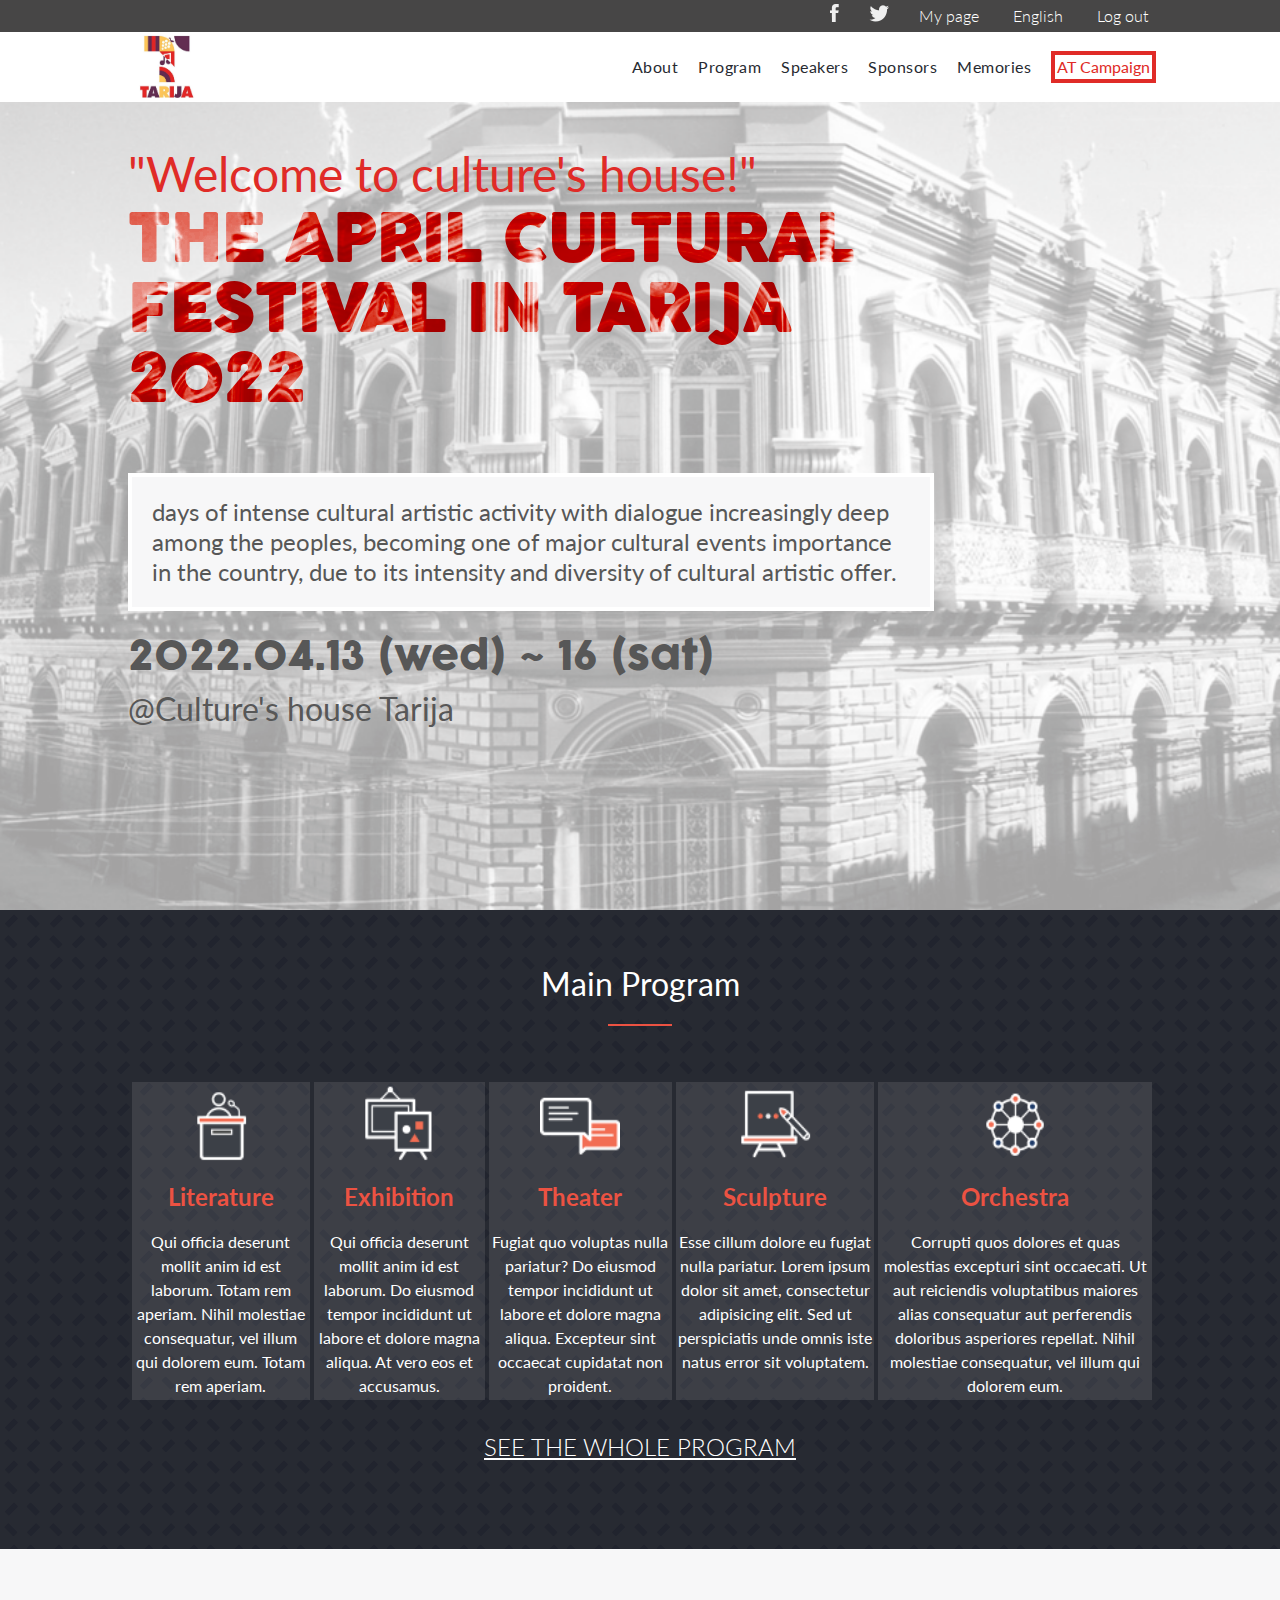
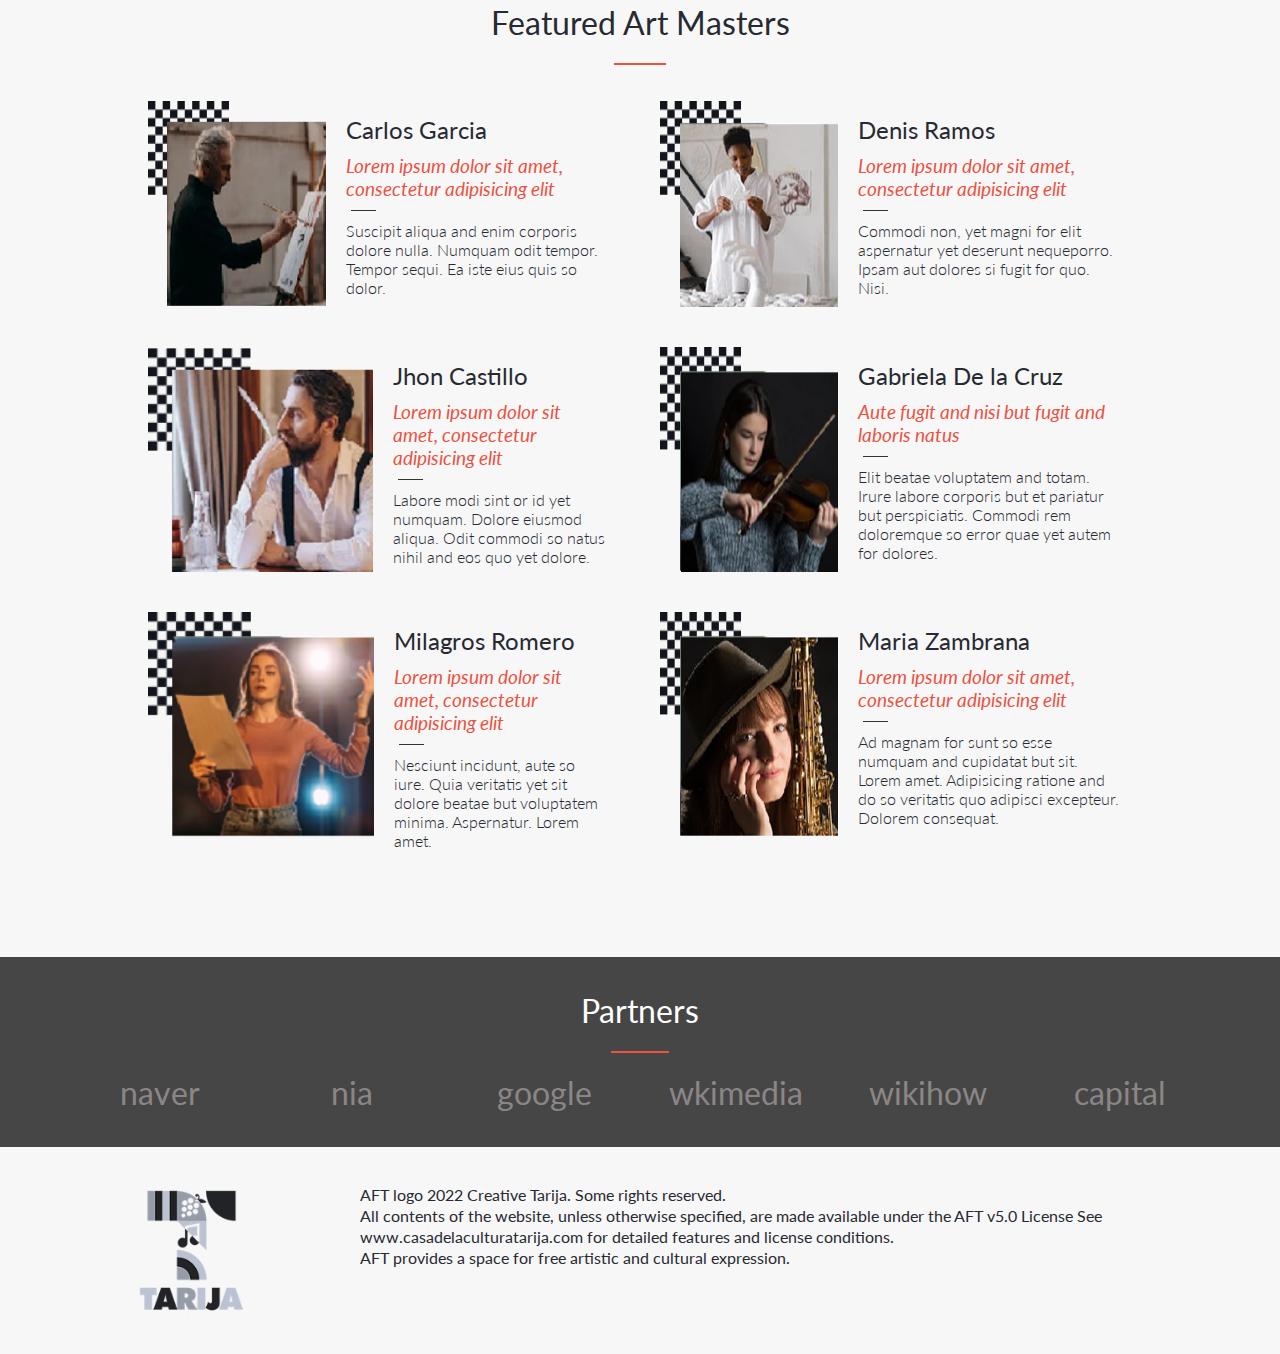
<file: index.html>
<!DOCTYPE html>
<html lang="zxx">
<head>
    <meta charset="UTF-8">
    <meta http-equiv="X-UA-Compatible" content="IE=edge">
    <meta name="viewport" content="width=device-width, initial-scale=1.0">
    <link rel="stylesheet" href="style.css"/>
    <link rel="preconnect" href="https://fonts.googleapis.com">
    <link rel="preconnect" href="https://fonts.gstatic.com" crossorigin>
    <link href="https://fonts.googleapis.com/css2?family=Lato:ital,wght@0,300;0,400;0,700;1,400;1,700&display=swap" rel="stylesheet">
    <link rel="icon" href="./img/favicon.ico" type="image/x-icon">
    <title>The April cultural festival in Tarija</title>
</head>
<body>
    <header>
        <div class="mediabar"><a href="https://www.facebook.com/" target="_blank" rel="noreferrer noopener" aria-label="this is an external link (opens in a new tab)"><img src="./img/facebook.png" alt="facebook"></a><a href="https://twitter.com" target="_blank" rel="noreferrer noopener" aria-label="this is an external link (opens in a new tab)"><img src="./img/twitter.png" alt="twitter"></a><a href=" https://alondra87.github.io/Portfolio1/" target="_blank" rel="noreferrer noopener" aria-label="this is an external link (opens in a new tab)">My page </a><a href=""> English </a><a href="https://www.google.com/" target="_blank" rel="noreferrer noopener" aria-label="this is an external link (opens in a new tab)"> Log out </a></div>
        <nav class="navbar">
            <div class="link_logo">
            <a href="#"><img src="./img/logo.jpg" alt="logo" class="logo"></a></div>
            <ul class="nav-menu">
                <li class="nav-item">
                    <a href="about.html" class="nav-link">About</a> 
                </li>
                <li class="nav-item">
                    <a href="#program" class="nav-link">Program</a> 
                </li>
                <li class="nav-item">
                    <a href="#speakers" class="nav-link">Speakers</a> 
                </li>
                <li class="nav-item">
                    <a href="#sponsor" class="nav-link">Sponsors</a> 
                </li>
                <li class="nav-item">
                    <a href="https://alondra87.github.io/Capstone/about.html#memories" class="nav-link">Memories</a> 
                </li>
                <li class="nav-item">
                    <a href="https://www.casadelaculturatarija.com/" class="nav-linkAT">AT&nbsp;Campaign</a> 
                </li>
            </ul>
            <div class="hamburger">
                <span class="bar"></span>
                <span class="bar"></span>
                <span class="bar"></span>
            </div>  
        </nav>
    </header>
    <div class="imagen_bg">
    <section class="home" id="home">
           <p>
                "Welcome to culture's house!"
            </p>
            <h1 class="presentation1">
               THE APRIL CULTURAL<br>
               FESTIVAL IN TARIJA<br>
               2022 
            </h1>
            <p class="description">days of intense
                cultural artistic activity with dialogue
                increasingly
                deep among the peoples, becoming one of
                major cultural events
                importance in the country, due to its intensity
                and diversity of cultural artistic offer.</p>
            <p class="date">2022.04.13 (wed) ~ 16 (sat)</p>
            <p class="description2">@Culture's house Tarija</p>   
    </section>
    </div>
  <section class="program" id="program">
      <h2>Main Program</h2>
      <div class="red-line"></div>
      <div class="programs">
      <article>
        <img src="./img/program_icon_01.png" alt="program1">
        <h3>Literature</h3>
        <p>Qui officia deserunt mollit anim id est laborum. Totam rem aperiam. Nihil molestiae consequatur, vel illum qui dolorem eum. 
            Totam rem aperiam.</p>
        </article>
      <article>  
        <img src="./img/program_icon_02.png" alt="program2">       
        <h3>Exhibition</h3>
        <p>Qui officia deserunt mollit anim id est laborum. Do eiusmod tempor incididunt ut labore et dolore magna aliqua. 
            At vero eos et accusamus.</p>
      </article>
      <article>
        <img src="./img/program_icon_03.png" alt="program3">
        <h3>Theater</h3>
        <p>Fugiat quo voluptas nulla pariatur? Do eiusmod tempor incididunt ut labore et dolore magna aliqua. 
            Excepteur sint occaecat cupidatat non proident.</p>
      </article>
      <article>
        <img src="./img/program_icon_04.png" alt="program4">
          <h3>Sculpture</h3>
          <p>Esse cillum dolore eu fugiat nulla pariatur. Lorem ipsum dolor sit amet, consectetur adipisicing elit.
               Sed ut perspiciatis unde omnis iste natus error sit voluptatem.</p>
      </article>
      <article>
        <img src="./img/program_icon_05.png" alt="program5">
          <h3>Orchestra</h3>
          <p>Corrupti quos dolores et quas molestias excepturi sint occaecati. Ut aut reiciendis voluptatibus maiores alias consequatur aut perferendis doloribus asperiores repellat.
               Nihil molestiae consequatur, vel illum qui dolorem eum.</p>
      </article>
    </div>
      <a href="#">SEE THE WHOLE PROGRAM</a>
      <button type="submit">Join ACF Tarija 2022</button>
  </section>
  <section class="featured" id="speakers">
       <h2>Featured Art Masters</h2><div class="red-line"></div>
       <div class="art" id="speaker"></div>
  </section>
<section class="partners" id="sponsor">
<h2>Partners</h2><div class="red-line"></div>
<ul> 
    <li>naver</li>
    <li>nia</li>
    <li>google</li>
    <li>wkimedia</li>
    <li>wikihow</li>
    <li>capital</li>
</ul>
</section>
 <footer class="footer_home">
    <img src="./img/logo_tarija.png" alt="logo">
    <p>AFT logo 2022 Creative Tarija. Some rights reserved.
        <br>
        All contents of the website, unless otherwise specified, are made available under the AFT v5.0 License
        See www.casadelaculturatarija.com for detailed features and license conditions.
        <br>
        AFT provides a space for free artistic and cultural expression.</p>
</footer>
    <script src="script.js"></script>
</body>
</html>
</file>
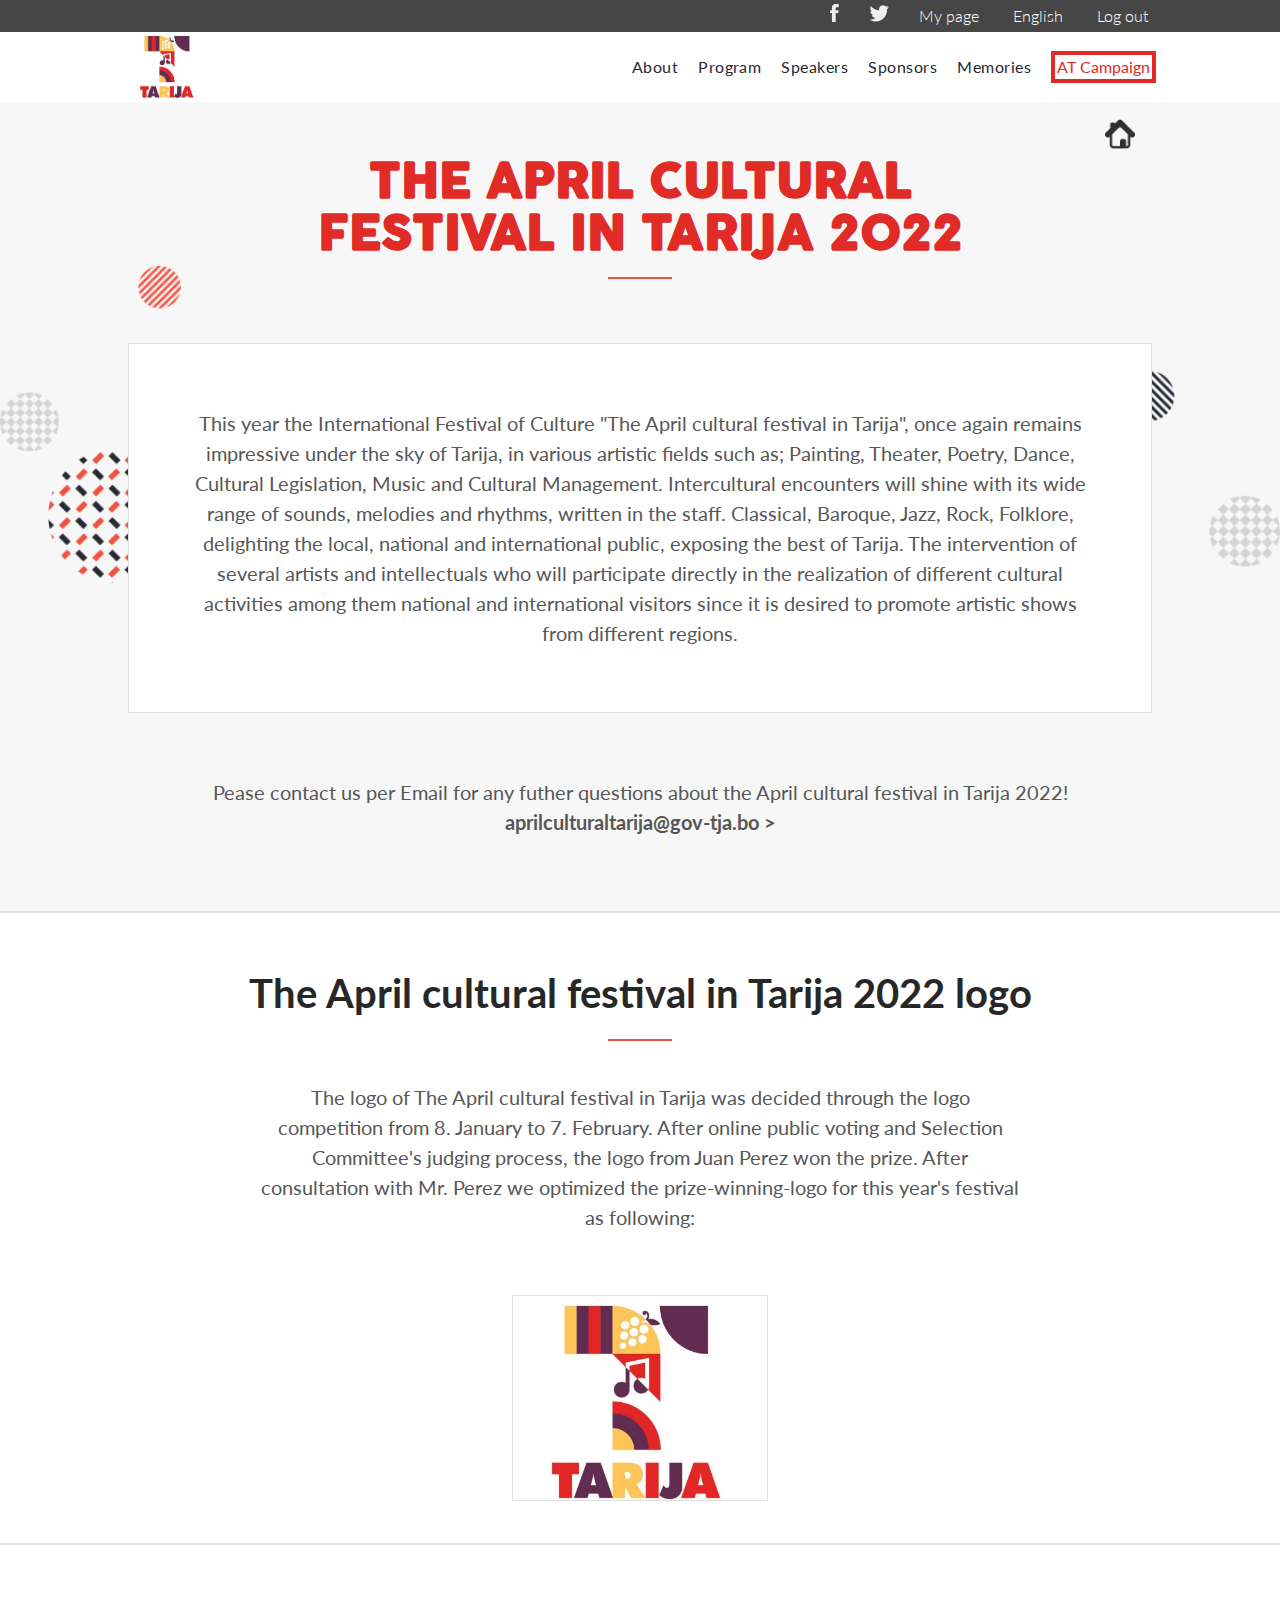
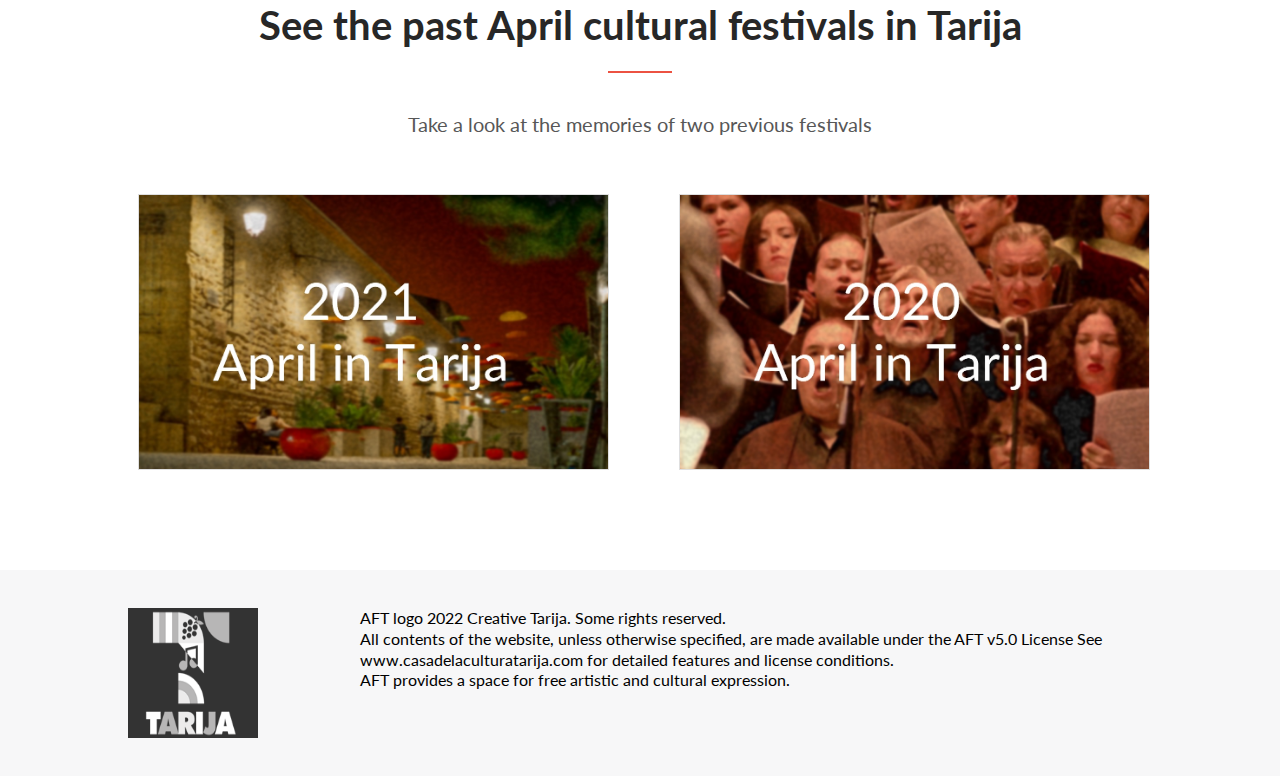
<file: about.html>
<!DOCTYPE html>
<html lang="en">

<head>
    <meta charset="UTF-8">
    <meta http-equiv="X-UA-Compatible" content="IE=edge">
    <meta name="viewport" content="width=device-width, initial-scale=1.0">
    <link rel="stylesheet" href="style.css" />
    <link rel="preconnect" href="https://fonts.googleapis.com">
    <link rel="preconnect" href="https://fonts.gstatic.com" crossorigin>
    <link href="https://fonts.googleapis.com/css2?family=Lato:ital,wght@0,300;0,400;0,700;1,400;1,700&display=swap"
        rel="stylesheet">
    <link rel="icon" href="./img/favicon.ico" type="image/x-icon">
    <title>The April cultural festival in Tarija</title>
</head>

<body>
    <header>
        <div class="mediabar"><a href="https://www.facebook.com/" target="_blank" rel="noreferrer noopener"
                aria-label="this is an external link (opens in a new tab)"><img src="./img/facebook.png"
                    alt="facebook"></a><a href="https://twitter.com" target="_blank" rel="noreferrer noopener"
                aria-label="this is an external link (opens in a new tab)"><img src="./img/twitter.png"
                    alt="twitter"></a><a href=" https://alondra87.github.io/Portfolio1/" target="_blank"
                rel="noreferrer noopener" aria-label="this is an external link (opens in a new tab)">My page </a><a
                href=""> English </a><a href="https://www.google.com/" target="_blank" rel="noreferrer noopener"
                aria-label="this is an external link (opens in a new tab)"> Log out </a></div>
        <nav class="navbar">
            <div class="link_logo">
                <a href="#"><img src="./img/logo.jpg" alt="logo" class="logo"></a>
            </div>
            <ul class="nav-menu">
                <li class="nav-item">
                    <a href="about.html" class="nav-link">About</a>
                </li>
                <li class="nav-item">
                    <a href="https://alondra87.github.io/Capstone/index.html#program" class="nav-link">Program</a>
                </li>
                <li class="nav-item">
                    <a href="https://alondra87.github.io/Capstone/index.html#speakers" class="nav-link">Speakers</a>
                </li>
                <li class="nav-item">
                    <a href="https://alondra87.github.io/Capstone/index.html#sponsor" class="nav-link">Sponsors</a>
                </li>
                <li class="nav-item">
                    <a href="https://alondra87.github.io/Capstone/about.html#memories" class="nav-link">Memories</a>
                </li>
                <li class="nav-item">
                    <a href="https://www.casadelaculturatarija.com/" class="nav-linkAT">AT&nbsp;Campaign</a>
                </li>
            </ul>
            <div class="hamburger">
                <span class="bar"></span>
                <span class="bar"></span>
                <span class="bar"></span>
            </div>
        </nav>
    </header>
    <section class="about" id="about">
        <div class="bg_about">
            <a href="index.html"><img src="img/home.png" alt="home" width="30" height="30" class="link_home"></a>
            <h1 class="presentation2">
                THE APRIL CULTURAL<br>
                FESTIVAL IN TARIJA
                2022</h1>
            <div class="red-line"></div>

            <p class="description2">This year the International Festival of Culture "The April cultural festival in
                Tarija", once again remains impressive under the sky of Tarija, in various artistic fields such as;
                Painting, Theater,
                Poetry, Dance, Cultural Legislation, Music and Cultural Management.
                Intercultural encounters will shine with its wide range of sounds, melodies and rhythms, written in the
                staff. Classical, Baroque, Jazz, Rock, Folklore, delighting the local, national and international
                public,
                exposing the best of Tarija.
                The intervention of several artists and intellectuals who will participate
                directly in the realization of different cultural activities among them national and international
                visitors since it is desired to promote artistic shows
                from different regions.</p>

            <p class="info">Pease contact us per Email for any futher questions about the April cultural festival in
                Tarija 2022!<br>
                <b>aprilculturaltarija@gov-tja.bo ></b>
            </p>
        </div>
    </section>
    <section class="creative">
        <h2>The April cultural festival in Tarija 2022 logo</h2>
        <div class="red-line"></div>

        <p>The logo of The April cultural festival in Tarija was decided through the logo competition from 8. January to
            7. February.
            After online public voting and Selection Committee's judging process, the logo from Juan Perez won the
            prize.
            After consultation with Mr. Perez we optimized the prize-winning-logo for this year's festival as following:
        </p>
        <img src="./img/logo.jpg" alt="" class="win_logo">
    </section>
    <section class="historial" id="memories">
        <h2>See the past April cultural festivals in Tarija</h2>
        <div class="red-line"></div>
        <p>Take a look at the memories of two previous festivals</p>
        <figure class="img_past">
            <img src="./img/past1.jpg" alt="April in Tarija 2021" class="past">
            <img src="./img/past0.jpg" alt="April in Tarija 2020" class="past">
        </figure>
    </section>
    <footer class="footer_about">
        <img src="./img/logo2.png" alt="logo">
        <p>AFT logo 2022 Creative Tarija. Some rights reserved.
            <br>
            All contents of the website, unless otherwise specified, are made available under the AFT v5.0 License
            See www.casadelaculturatarija.com for detailed features and license conditions.
            <br>
            AFT provides a space for free artistic and cultural expression.
        </p>

    </footer>
    <div class="footer_ligth">
        <section class="partners" id="sponsor">
            <h2>Partners</h2>
            <div class="red-line"></div>
            <ul>
                <li>naver</li>
                <li>nia</li>
                <li>google</li>
                <li>wkimedia</li>
                <li>wikihow</li>
                <li>capital</li>
            </ul>
        </section>
        <footer class="footer_home">
            <img src="./img/logo_tarija.png" alt="logo">
            <p>AFT logo 2022 Creative Tarija. Some rights reserved.
                <br>
                All contents of the website, unless otherwise specified, are made available under the AFT v5.0 License
                See www.casadelaculturatarija.com for detailed features and license conditions.
                <br>
                AFT provides a space for free artistic and cultural expression.
            </p>
        </footer>
    </div>
    <script src="script.js"></script>
</body>

</html>
</file>
<file: style.css>
* {
  margin: 0;
  box-sizing: border-box;
  padding: 0;
}

body {
  background-color: rgb(247, 247, 248);
  font-family: 'Lato', sans-serif;
}

@font-face {
  font-family: 'cocogoce';
  src: url('cocogoose_trial.woff');
}

.mediabar {
  display: none;
}

header {
  background-color: white;
  position: fixed;
  width: 100%;
}

li {
  list-style: none;
}

a {
  color: #333;
  text-decoration: none;
}

.navbar {
  min-height: 70px;
  display: flex;
  justify-content: space-between;
  flex-direction: row-reverse;
  align-items: center;
  padding: 0 24px;
}

.bar {
  display: block;
  width: 25px;
  height: 3px;
  margin: 5px auto;
  -webkit-transition: all 0.3s ease-in-out;
  transition: all 0.3s ease-in-out;
  background-color: #333;
}

.hamburger {
  cursor: pointer;
  display: block;
}

.hamburger.active .bar:nth-child(2) {
  opacity: 0;
}

.hamburger.active .bar:nth-child(1) {
  transform: translateY(8px) rotate(45deg);
}

.hamburger.active .bar:nth-child(3) {
  transform: translateY(-8px) rotate(-45deg);
}

.nav-menu {
  position: fixed;
  left: -100%;
  top: 0;
  gap: 0;
  padding-top: 100px;
  display: flex;
  flex-direction: column;
  background-color: #e02b27;
  width: 100%;
  height: 100vh;
  text-align: center;
  transition: 0.3s;
}

.nav-menu.active {
  left: 0;
}

.nav-link {
  font-family: 'Lato', sans-serif;
  font-style: normal;
  font-weight: 900;
  font-size: 200%;
  line-height: 24px;
  letter-spacing: 0.03em;
  color: white;
}

.nav-item {
  margin: 16px 0;
}

.nav-linkAT {
  border: 4px solid white;
  padding: 2%;
  color: white;
}

.logo {
  width: 70px;
}

.imagen_bg {
  padding-top: 20%;
  background-image: url("./img/casa_dorada.png");
  background-repeat: no-repeat;
  background-size: cover;
}

.home {
  margin-left: 5%;
  height: 90%;
}

.home h1 {
  font-family: 'cocogoce', sans-serif;
  font-style: normal;
  font-weight: 900;
  font-size: 300%;
  line-height: 50px;
  color: #e02b27;
  mix-blend-mode: color-burn;
}

.home p {
  font-family: 'Lato', sans-serif;
  font-style: normal;
  font-weight: 400;
  font-size: 300%;
  line-height: 52px;
  color: #e02b27;
  padding-top: 20px;
  padding-bottom: 5px;
}

.home .description {
  font-family: 'Lato', sans-serif;
  font-style: normal;
  font-weight: 400;
  font-size: 150%;
  line-height: 125%;
  color: rgb(87, 87, 87);
  width: 70%;
  background-color: rgb(247, 247, 248);
  border: 4px solid rgb(255, 255, 255);
  padding: 20px;
  margin-top: 5%;
}

.home .date {
  font-family: 'cocogoce', sans-serif;
  font-style: normal;
  font-weight: 400;
  font-size: 250%;
  line-height: 52px;
  color: rgb(87, 87, 87);
}

.home .description2 {
  font-family: 'Lato', sans-serif;
  font-style: normal;
  font-weight: 400;
  font-size: 200%;
  line-height: 2px;
  color: rgb(87, 87, 87);
  padding-bottom: 200px;
}

.bg_about {
  background-image: url(./img/bg_about.png);
  background-repeat: no-repeat;
  background-position: center;
  background-size: contain;
  padding-top: 5%;
}

.about {
  text-align: center;
  height: 90%;
}

.link_home {
  margin-top: 55px;
  margin-left: 75%;
}

.presentation2 {
  margin-top: 5px;
  font-family: 'cocogoce', sans-serif;
  font-style: normal;
  font-weight: 900;
  font-size: 300%;
  line-height: 52px;
  color: #e02b27;
}

.about .description2 {
  font-family: 'Lato', sans-serif;
  font-style: normal;
  font-weight: 400;
  font-size: 20px;
  line-height: 150%;
  color: rgb(87, 87, 87);
  background-color: rgb(255, 255, 255);
  border: 1px solid rgb(223, 223, 223);
  padding: 5%;
  margin: 5% 10%;
}

.about .info {
  font-family: 'Lato', sans-serif;
  font-style: normal;
  font-weight: 400;
  font-size: 20px;
  line-height: 150%;
  color: rgb(87, 87, 87);
  padding-bottom: 10px;
}

.creative {
  background-color: white;
  margin-top: 5%;
  border-top: 2px solid rgb(223, 223, 223);
  text-align: center;
}

.win_logo {
  width: 20%;
  border: 1px solid rgb(223, 223, 223);
  margin: 3%;
}

.creative h2 {
  font-family: 'Lato', sans-serif;
  font-style: normal;
  font-weight: 700;
  font-size: 200%;
  line-height: 150%;
  color: rgb(39, 39, 39);
  padding: 20px 20px 0 20px;
}

.red-line {
  display: block;
  width: 5%;
  height: 2px;
  background: #ec5242;
  margin: 1rem auto;
}

.creative p {
  font-family: 'Lato', sans-serif;
  font-style: normal;
  font-weight: 400;
  font-size: 20px;
  line-height: 150%;
  color: rgb(87, 87, 87);
  padding: 25px;
}

.historial {
  background-color: white;
  border-top: 2px solid rgb(223, 223, 223);
  text-align: center;
  padding-bottom: 5%;
}

.img_past {
  display: flex;
  flex-direction: column;
  align-items: center;
}

.past {
  width: 40%;
  border: 1px solid rgb(223, 223, 223);
  margin: 3%;
}

.historial h2 {
  font-family: 'Lato', sans-serif;
  font-style: normal;
  font-weight: 700;
  font-size: 200%;
  line-height: 150%;
  color: rgb(39, 39, 39);
  padding: 20px 20px 0 20px;
}

.historial p {
  font-family: 'Lato', sans-serif;
  font-style: normal;
  font-weight: 400;
  font-size: 20px;
  line-height: 150%;
  color: rgb(87, 87, 87);
  padding: 20px;
}

.footer_about {
  display: none;
}

.programs {
  padding-top: 2%;
}

.program {
  background-image: url(./img/patter.png);
  background-repeat: repeat;
  background-color: rgb(39, 42, 50);
  text-align: center;
  padding-bottom: 60px;
  width: 100%;
}

.program article {
  background: rgba(255, 255, 255, 0.1);
  display: flex;
  flex-direction: row;
  align-items: center;
  padding: 2%;
  margin: 5%;
}

.program img {
  width: 100%;
  height: 100%;
}

.program h2 {
  font-family: 'Lato', sans-serif;
  font-style: normal;
  font-weight: 400;
  font-size: 200%;
  line-height: 150%;
  color: white;
  padding: 50px 50px 0 50px;
}

.program h3 {
  font-family: 'Lato', sans-serif;
  font-style: normal;
  font-weight: 700;
  font-size: 100%;
  line-height: 150%;
  color: #ec5242;
  margin: 10px;
  padding: 5px;
}

.program p {
  font-family: 'Lato', sans-serif;
  font-style: normal;
  font-weight: 400;
  font-size: 100%;
  line-height: 150%;
  color: white;
}

.program a {
  display: none;
}

.program button {
  background-color: #ec5242;
  font-family: 'Lato', sans-serif;
  font-style: normal;
  font-weight: 400;
  font-size: 150%;
  line-height: 150%;
  color: white;
  padding: 20px;
  border: #ec5242;
}

.featured {
  width: 100%;
  padding-bottom: 100px;
}

.featured h2 {
  font-family: 'Lato', sans-serif;
  font-style: normal;
  font-weight: 400;
  font-size: 200%;
  line-height: 150%;
  color: #272a31;
  padding: 50px 50px 0 50px;
  text-align: center;
}

.featured img {
  width: 40%;
  height: 40%;
}

.featured .speaker {
  display: flex;
  flex-direction: row;
  padding: 20px;
}

.featured .curriculum {
  margin-top: 4px;
  padding: 10px;
}

.grey-line {
  width: 2px;
  height: 1px;
  background: #333;
  margin-left: 15px;
  padding-left: 25px;
  margin-bottom: 10px;
}

.curriculum h3 {
  font-family: 'Lato', sans-serif;
  font-style: normal;
  font-weight: 400;
  font-size: 150%;
  color: #272a31;
  margin-left: 5px;
  padding-left: 5px;
}

.curriculum h4 {
  font-family: 'Lato', sans-serif;
  font-style: italic;
  font-weight: 400;
  font-size: 120%;
  color: #ec5242;
  margin: 5px;
  padding: 5px;
}

.curriculum p {
  font-family: 'Lato', sans-serif;
  font-style: normal;
  font-weight: 300;
  font-size: 100%;
  color: #272a31;
  margin-left: 5px;
  padding-left: 5px;
}

.partners {
  background-color: #474646;
  padding: 30px;
  width: 100%;
  text-align: center;
}

.partners h2 {
  text-align: center;
  font-family: 'Lato', sans-serif;
  font-style: normal;
  font-weight: 400;
  font-size: 200%;
  line-height: 150%;
  color: white;
}

.partners ul {
  display: flex;
  flex-wrap: wrap;
  font-family: 'Lato', sans-serif;
  font-style: normal;
  font-weight: 400;
  font-size: 200%;
  line-height: 150%;
  width: 100%;
}

.partners li {
  width: 50%;
  color: #8b8686;
}

.footer_home {
  display: inline-flex;
  justify-content: center;
  padding: 10%;
  width: 100%;
}

.footer_home img {
  width: 100px;
  height: 100px;
}

.footer_home p {
  font-family: 'Lato', sans-serif;
  font-style: normal;
  font-weight: 400;
  font-size: 80%;
  line-height: 120%;
  color: #272a31;
}

@media (min-width: 780px) {
  .mediabar {
    display: block;
    background-color: #474646;
    text-align: end;
    padding-top: 4px;
    padding-bottom: 4px;
    padding-left: 8%;
    padding-right: 8%;
  }

  .mediabar a {
    font-family: 'Lato', sans-serif;
    font-style: normal;
    font-weight: 300;
    font-size: 100%;
    line-height: 150%;
    color: white;
    padding-right: 30px;
  }

  .hamburger {
    display: none;
    cursor: pointer;
  }

  .navbar {
    flex-direction: row;
    gap: 20px;
    padding-left: 10%;
    padding-right: 10%;
  }

  .link_logo {
    width: 50%;
  }

  .nav-menu {
    display: contents;
    flex-direction: row;
    text-align: right;
    width: 50%;
  }

  .nav-link {
    color: #272a31;
    font-weight: 400;
    font-size: 100%;
    line-height: 24px;
  }

  .nav-linkAT {
    border: 4px solid #e02b27;
    color: #e02b27;
  }

  .nav-link:hover {
    color: #e02b27;
  }

  .nav-link:active {
    color: #e02b27;
  }

  .logo {
    width: 80px;
  }

  .imagen_bg {
    padding-top: 10%;
  }

  .home {
    margin-left: 10%;
  }

  .home h1 {
    font-family: 'cocogoce', sans-serif;
    font-style: normal;
    font-weight: 900;
    font-size: 400%;
    line-height: 70px;
  }

  .creative h2 {
    font-size: 250%;
    padding: 50px 50px 0 50px;
  }

  .creative p {
    padding-left: 20%;
    padding-right: 20%;
  }

  .historial h2 {
    font-size: 250%;
    padding: 50px 50px 0 50px;
  }

  .historial p {
    padding-left: 20%;
    padding-right: 20%;
  }

  .img_past {
    flex-direction: row;
    margin-left: 8%;
  }

  .footer_about {
    display: flex;
    flex-direction: row;
    gap: 10%;
    padding-left: 10%;
    padding-right: 10%;
    padding-top: 3%;
    padding-bottom: 3%;
  }

  .footer_about img {
    width: 130px;
    height: 130px;
  }

  .footer_about p {
    font-weight: 400;
    font-size: 100%;
    line-height: 130%;
  }

  .footer_ligth {
    display: none;
  }

  .programs {
    display: flex;
    flex-direction: row;
    padding: 1px;
    margin: 2px;
    padding-top: 3%;
    padding-left: 10%;
    padding-right: 10%;
    width: 100%;
  }

  .program h2 {
    display: block;
  }

  .program h3 {
    font-size: 150%;
  }

  .program img {
    width: 80px;
    height: 80px;
  }

  .program article {
    background: rgba(255, 255, 255, 0.1);
    display: flex;
    flex-direction: column;
    align-items: center;
    padding: 2px;
    margin: 2px;
  }

  .program a {
    display: block;
    font-family: 'Lato', sans-serif;
    font-style: normal;
    font-weight: 300;
    font-size: 150%;
    line-height: 350%;
    color: white;
    text-decoration: underline;
  }

  .program button {
    display: none;
  }

  .featured {
    padding-left: 10%;
    padding-right: 10%;
  }

  .featured img {
    width: auto;
    height: auto;
  }

  hr {
    height: 0.5px;
  }

  .featured .art {
    display: grid;
    grid-template-columns: 50% 50%;
  }

  .featured .curriculum {
    display: block;
  }

  .partners {
    padding-left: 5%;
    padding-right: 5%;
  }

  .partners ul {
    flex-wrap: nowrap;
  }

  .footer_home {
    display: flex;
    flex-direction: row;
    padding-left: 10%;
    padding-right: 10%;
    padding-top: 3%;
    padding-bottom: 3%;
    gap: 10%;
  }

  .footer_home img {
    width: 130px;
    height: 130px;
  }

  .footer_home p {
    font-weight: 400;
    font-size: 100%;
    line-height: 130%;
  }
}
</file>
